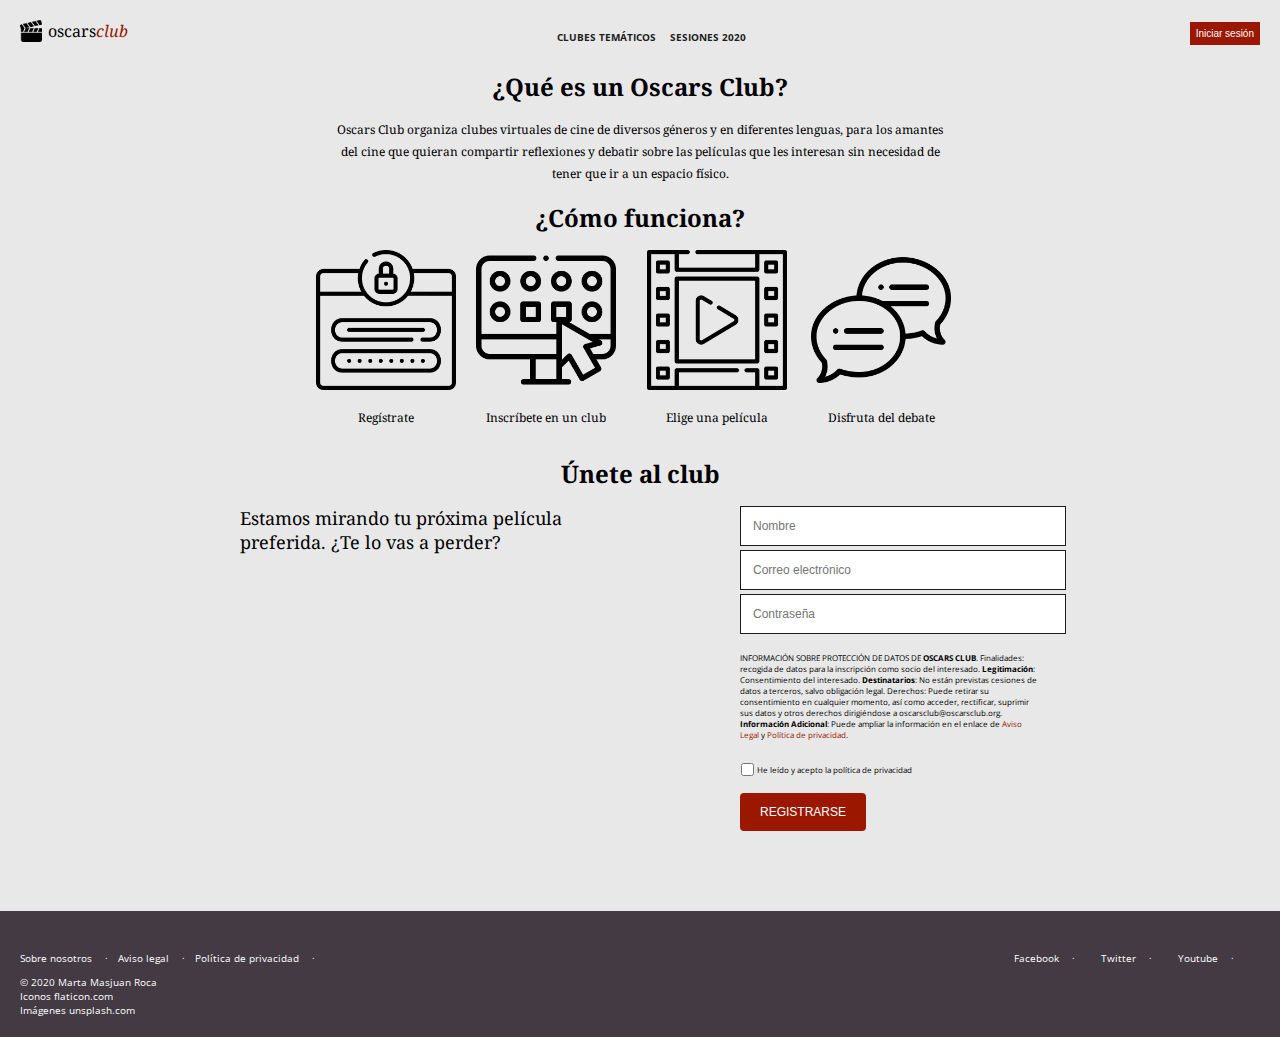
<file: index.html>
<!DOCTYPE html>
<html lang="es">
<html>
  <head>
    <meta charset="utf-8">
	<meta name="autor" content="Marta Masjuan Roca">
    <meta name="viewport" content="width=device-width,initial-scale=1">
    <link rel="stylesheet" href="styles.css" type="text/css">
    <link rel="preconnect" href="https://fonts.gstatic.com">
    <link href="https://fonts.googleapis.com/css2?family=Noto+Serif:ital,wght@0,400;0,700;1,400;1,700&family=Open+Sans:ital,wght@0,400;1,700&display=swap" rel="stylesheet">
      <title>Index</title>
  </head>

<body>

    <header>
    <div class="header-container">
        <div class="logo">
            <img src="img/oscarsclub-isologo.png" alt="Logo" title="Logo oscarsclub">
            <span>oscars<span style="color: #9b1700;"><i>club</i></span></span>
        </div>
        <nav class="navigation">
            <ul >
                <li><a href="#clubes-tematicos.html">clubes temáticos</a></li>
                <li><a href="sesiones-2020.html">sesiones 2020</a></li>
            </ul>
        </nav>
        <div class="button-header">
            <button class="button">Iniciar sesión</button>
        </div>

    </div>
    </header>



    <main class="content">

        <section class="parrafo1">
            <h1>¿Qué es un Oscars Club?</h1>
            <p>Oscars Club organiza clubes virtuales de cine de diversos géneros y en diferentes lenguas, para los amantes del cine que quieran compartir reflexiones y debatir sobre las películas que les interesan sin necesidad de tener que ir a un espacio físico.</p>
        </section>


        <section class="parrafo2">
            <h1>¿Cómo funciona?</h1>

            <article class="iconos-funcion">
                <div class="icon1">
                    <img src="img/howto-register.png" alt="Register" title="Regístrate">
                    <p>Regístrate</p>
                </div>
                <div class="icon2">
                    <img src="img/howto-club.png" alt="Club" title="Inscríbete en un club">
                    <p>Inscríbete en un club</p>
                </div>
                <div class="icon3">
                    <img src="img/howto-film.png" alt="Pelicula" title="Elige una película">
                    <p>Elige una película</p>
                </div>
                <div class="icon4">
                    <img src="img/howto-speech.png" alt="Debate" title="Disfruta del debate">
                    <p>Disfruta del debate</p>
                </div>
            </article>
        </section>


        <section class="parrafo3">
            <h1>Únete al club</h1>


            <article class="formulario">

                <div class="preform">
                    <h2>Estamos mirando tu próxima película preferida. ¿Te lo vas a perder?</h2>
                </div>

                <div class="form-box">

                    <form>
                    <label for="nombre">
                    <span><abbr title="required"></abbr></span>
                    <input type="text" id="nombre" name="username" placeholder="Nombre" minlength="2" maxlength="64" pattern="[Aa-Zz]" required>
                    </label>
                    <label for="correo electronico">
                    <span><abbr title="required"></abbr></span>
                    <input type="text" id="mail" name="mail" placeholder="Correo electrónico" minlength="2" maxlength="64" pattern="[Aa-Zz]" required>
                    </label>
                    <label for="contraseña">
                    <span><abbr title="required"></abbr></span>
                    <input type="text" id="contra" name="contra" placeholder="Contraseña" minlength="2" maxlength="64" pattern="[Aa-Zz]" required>
                    </label>
                    </form>

                    <div class="texto-form">
                        <span>INFORMACIÓN SOBRE PROTECCIÓN DE DATOS DE <b>OSCARS CLUB</b>.
                    Finalidades: recogida de datos para la inscripción como socio del interesado. <b>Legitimación</b>: Consentimiento del interesado. <b>Destinatarios</b>: No están previstas cesiones de datos a terceros, salvo obligación legal. Derechos: Puede retirar su consentimiento en cualquier momento, así como acceder, rectificar, suprimir sus datos y otros derechos dirigiéndose a oscarsclub@oscarsclub.org. <b>Información Adicional</b>: Puede ampliar la información en el enlace de <a href="#">Aviso Legal</a> y <a href="#">Política de privacidad</a>.</span>


                        <div class="casilla-check">
                        <input type="checkbox" name="checkbox1" id="checkbox1" required />
                        <label class="checkbox-class" for="checkbox1">
                        He leído y acepto la política de privacidad</label>
                        </div>

                    <div class="button-form">
                        <button class="button">REGISTRARSE</button>
                    </div>

                    </div>
                </div>

            </article>

        </section>
        </main>



        <footer>
            <section class="footer-container">

                    <article class="footer-fila1">
                    <nav class="footer-navigation1">
                        <ul>
                        <li><a href="#">Sobre nosotros</a></li>
                        <li><a href="#">Aviso legal</a></li>
                        <li><a href="#">Política de privacidad</a></li>
                        </ul>
                    </nav>
                    <nav class="footer-navigation2">
                        <ul>
                        <li><a href="#">Facebook</a></li>
                        <li><a href="#">Twitter</a></li>
                        <li><a href="#">Youtube</a></li>
                        </ul>
                    </nav>
                    </article>


                    <article class="footer2">
                        <p>© 2020 Marta Masjuan Roca</p>
                        <p>Iconos flaticon.com</p>
                        <p>Imágenes unsplash.com</p>
                    </article>

            </section>



         </footer>








</body>
</html>
</file>
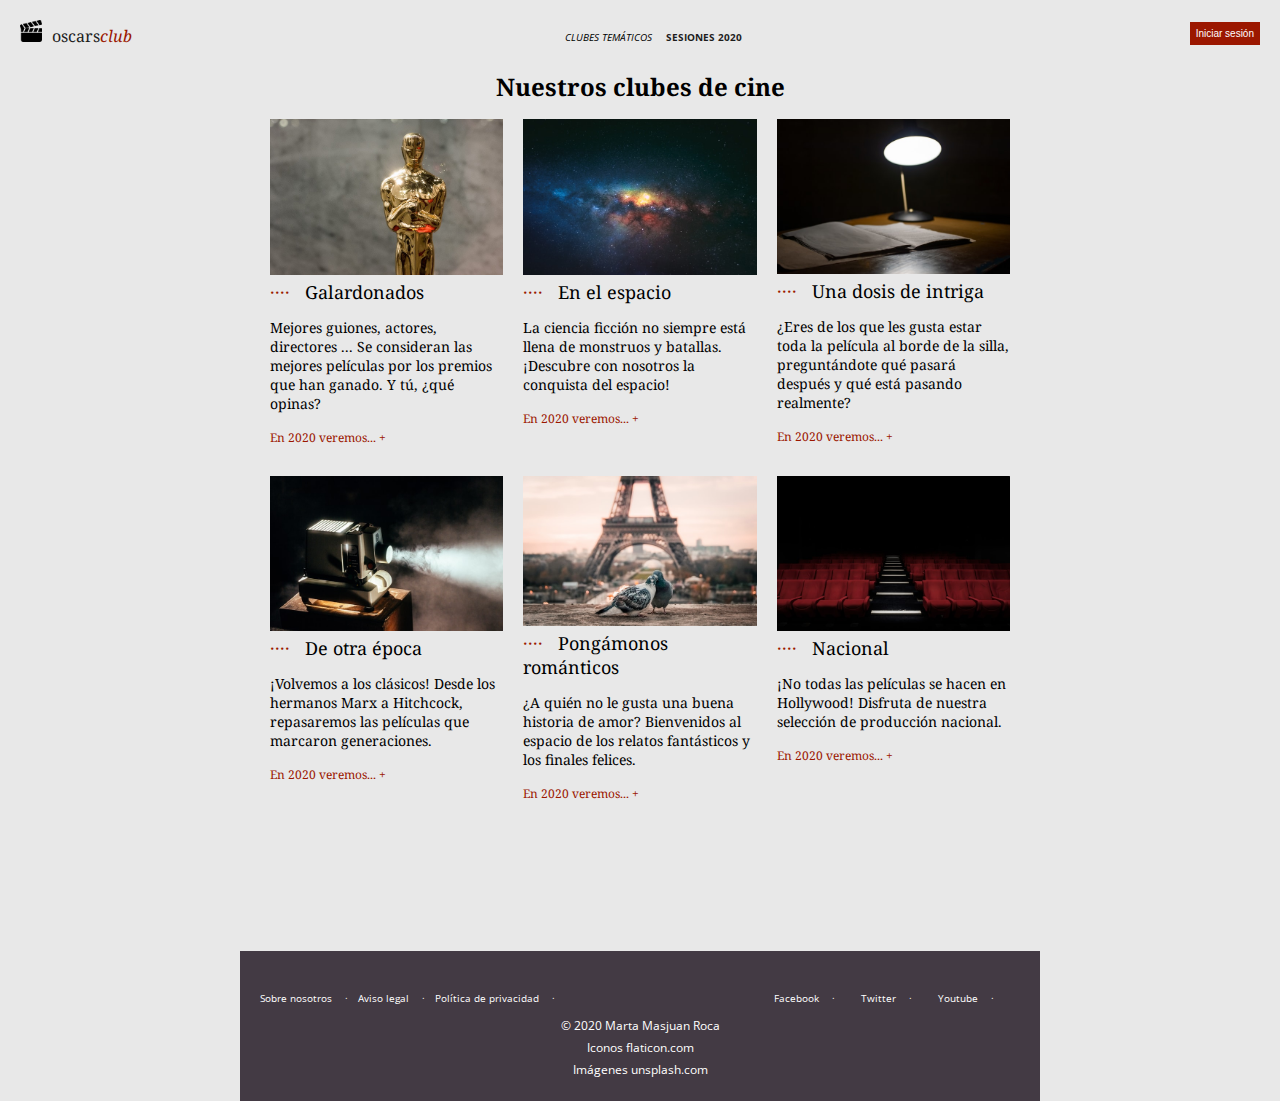
<file: clubes-tematicos.html>
<!DOCTYPE html>
<html lang="es">
<html>
  <head>
    <meta charset="utf-8">
	<meta name="autor" content="Marta Masjuan Roca">
    <meta name="viewport" content="width=device-width,initial-scale=1">
    <link rel="stylesheet" href="styles.css" type="text/css">
    <link rel="preconnect" href="https://fonts.gstatic.com">
    <link href="https://fonts.googleapis.com/css2?family=Noto+Serif:ital,wght@0,400;0,700;1,400;1,700&family=Open+Sans:ital,wght@0,400;1,700&display=swap" rel="stylesheet">
      <title>Clubes temáticos</title>
  </head>

<body>
<header>
    <div class="header-container">
        <div class="logo">
            <a href="index.html">
            <img src="img/oscarsclub-isologo.png" alt="Logo" title="Logo oscarsclub">
            <span>oscars<span style="color: #9b1700;"><i>club</i></span></span>
            </a>
        </div>
        <nav class="navigation">
            <ul>
                <li class="onpage">clubes temáticos</li>
                <li><a href="sesiones-2020.html">sesiones 2020</a></li>
            </ul>
        </nav>
        <div class="button-header">
            <button class="button">Iniciar sesión</button> 
        </div>
        
    </div>
    </header>
    
    
    <main class="content">
        
        <section class="parrafo1">
            <h1>Nuestros clubes de cine</h1>
        </section>
        
        <section class="club-container">
 
            <div class="club1">
                <img src="img/club1.jpg" alt="movie1" title="Club Galardonados">
                <h2><span style="color: #9b1700;">····</span>&nbsp;&nbsp;&nbsp;Galardonados</h2>
                <h3>Mejores guiones, actores, directores ... Se consideran las mejores películas por los premios que han ganado. Y tú, ¿qué opinas?</h3>
                <h4><a href="">En 2020 veremos... +</a></h4>
            </div>
            
            <div class="club2">
                <img src="img/club2.jpg" alt="movie2" title="Club En el espacio">
                <h2><span style="color: #9b1700;">····</span>&nbsp;&nbsp;&nbsp;En el espacio</h2>
                <h3>La ciencia ficción no siempre está llena de monstruos y batallas. ¡Descubre con nosotros la conquista del espacio!</h3>
                <h4><a href="">En 2020 veremos... +</a></h4>
            </div>
            
            <div class="club3">
                <img src="img/club3.jpg" alt="movie3" title="Una dosis de intriga">
                <h2><span style="color: #9b1700;">····</span>&nbsp;&nbsp;&nbsp;Una dosis de intriga</h2>
                <h3>¿Eres de los que les gusta estar toda la película al borde de la silla, preguntándote qué pasará después y qué está pasando realmente?</h3>
                <h4><a href="">En 2020 veremos... +</a></h4>
            </div>
            
            <div class="club4">
                <img src="img/club4.jpg" alt="movie4" title="De otra época">
                <h2><span style="color: #9b1700;">····</span>&nbsp;&nbsp;&nbsp;De otra época</h2>
                <h3>¡Volvemos a los clásicos! Desde los hermanos Marx a Hitchcock, repasaremos las películas que marcaron generaciones.</h3>
                <h4><a href="">En 2020 veremos... +</a></h4>
            </div>
            
            <div class="club5">
                <img src="img/club5.jpg" alt="movie5" title="Pongámonos románticos">
                <h2><span style="color: #9b1700;">····</span>&nbsp;&nbsp;&nbsp;Pongámonos románticos</h2>
                <h3>¿A quién no le gusta una buena historia de amor? Bienvenidos al espacio de los relatos fantásticos y los finales felices.</h3>
                <h4><a href="">En 2020 veremos... +</a></h4>
            </div>
            
            <div class="club6">
                <img src="img/club6.jpg" alt="movie6" title="Nacional ">
                <h2><span style="color: #9b1700;">····</span>&nbsp;&nbsp;&nbsp;Nacional </h2>
                <h3>¡No todas las películas se hacen en Hollywood! Disfruta de nuestra selección de producción nacional.</h3>
                <h4><a href="">En 2020 veremos... +</a></h4>
            </div>

        </section>
        

        <footer>
            <section class="footer-container">

                    <article class="footer-fila1">
                    <nav class="footer-navigation1">
                        <ul>
                        <li><a href="#">Sobre nosotros</a></li>
                        <li><a href="#">Aviso legal</a></li>
                        <li><a href="#">Política de privacidad</a></li>
                        </ul>
                    </nav>
                    <nav class="footer-navigation2">
                        <ul>
                        <li><a href="#">Facebook</a></li>
                        <li><a href="#">Twitter</a></li>
                        <li><a href="#">Youtube</a></li>
                        </ul>
                    </nav>
                    </article>


                    <article class="footer2">
                        <p>© 2020 Marta Masjuan Roca</p>
                        <p>Iconos flaticon.com</p>
                        <p>Imágenes unsplash.com</p>
                    </article>

            </section>



         </footer>


        
        
        
        
        
    </main>
    
    
    
    
</body>
    
    
</html>
    
</html>
</file>
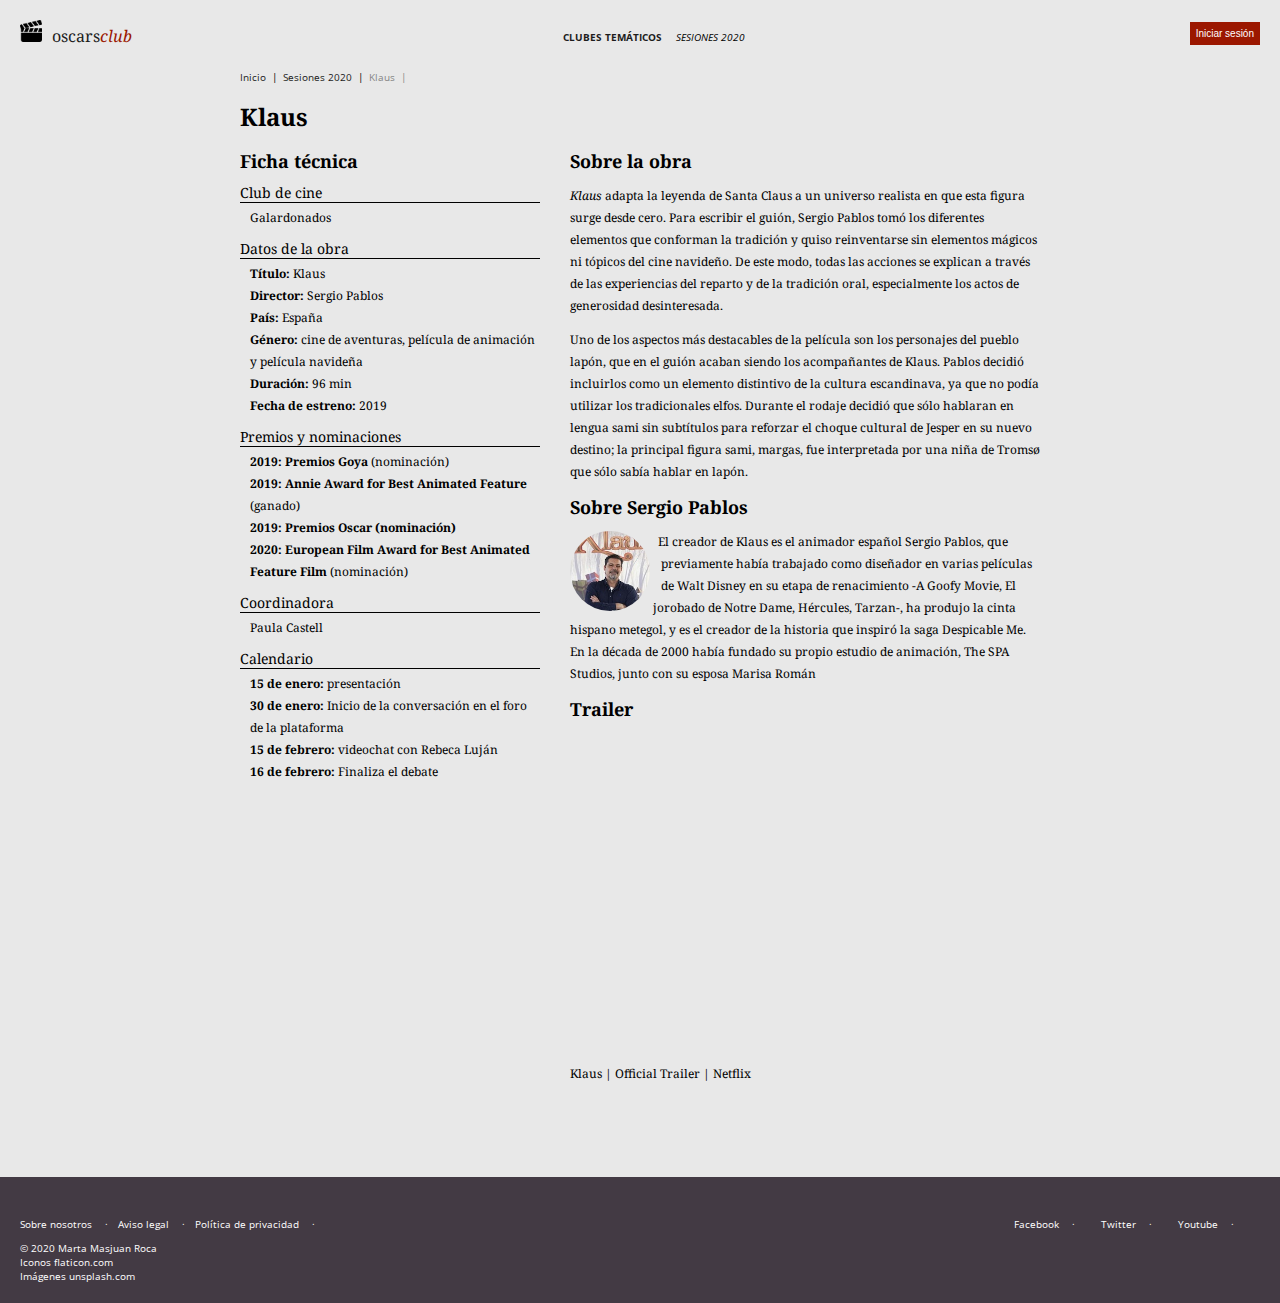
<file: detalle-sesion.html>
<!DOCTYPE html>
<html lang="es">
<html>
  <head>
    <meta charset="utf-8">
	<meta name="autor" content="Marta Masjuan Roca">
    <meta name="viewport" content="width=device-width,initial-scale=1">
    <link rel="stylesheet" href="styles.css" type="text/css">
    <link rel="preconnect" href="https://fonts.gstatic.com">
    <link href="https://fonts.googleapis.com/css2?family=Noto+Serif:ital,wght@0,400;0,700;1,400;1,700&family=Open+Sans:ital,wght@0,400;1,700&display=swap" rel="stylesheet">
      <title>Sesiones 2020</title>
  </head>

<body>

  <header>
    <div class="header-container">
        <div class="logo">
            <a href="index.html">
            <img src="img/oscarsclub-isologo.png" alt="Logo" title="Logo oscarsclub">
            <span>oscars<span style="color: #9b1700;"><i>club</i></span></span>
            </a>
        </div>
        <nav class="navigation">
            <ul>
                <li><a href="clubes-tematicos.html">clubes temáticos</a></li>
                <li class="onpage">sesiones 2020</li>
            </ul>
        </nav>
        <div class="button-header">
            <button class="button">Iniciar sesión</button> 
        </div>
        
    </div>
    </header>
    
    
    <main class="content">
        
        <section class="breadcrumbs">
            <ul>
                <li><a href="index.html">Inicio</a></li>
                <li><a href="sesiones-2020.html">Sesiones 2020</a></li>
                <li class="page">Klaus</li>
            </ul>
        </section>

        <section class="titulo1">
            <h1>Klaus</h1>
        </section>

        
        <section class="sesiones-container">
            
            <article class="ficha-tecnica">
                <h2><b>Ficha técnica</b></h2>
                <h3>Club de cine</h3>
                <p>Galardonados</p>
                
                <h3>Datos de la obra</h3>
                <p><b>Título:</b> Klaus</p>
                <p><b>Director:</b> Sergio Pablos</p>
                <p><b>País:</b> España</p>
                <p><b>Género:</b> cine de aventuras, película de animación y película navideña</p>
                <p><b>Duración:</b> 96 min</p>
                <p><b>Fecha de estreno:</b> 2019</p>
                
                <h3>Premios y nominaciones</h3>
                <p><b>2019: Premios Goya</b> (nominación)</p>
                <p><b>2019: Annie Award for Best Animated Feature</b> (ganado)</p>
                <p><b>2019: Premios Oscar (nominación)</b></p>
                <p><b>2020: European Film Award for Best Animated Feature Film</b> (nominación)</p>
                
                <h3>Coordinadora</h3>
                <p>Paula Castell</p>
                
                <h3>Calendario</h3>
                <p><b>15 de enero:</b> presentación</p>
                <p><b>30 de enero:</b> Inicio de la conversación en el foro de la plataforma</p>
                <p><b>15 de febrero:</b> videochat con Rebeca Luján</p>
                <p><b>16 de febrero:</b> Finaliza el debate</p>
                
            </article>
 
            
            
            <article class="sobre-klaus">
                
                <h2><b>Sobre la obra</b></h2>
                <p><i>Klaus</i> adapta la leyenda de Santa Claus a un universo realista en que esta figura surge desde cero. Para escribir el guión, Sergio Pablos tomó los diferentes elementos que conforman la tradición y quiso reinventarse sin elementos mágicos ni tópicos del cine navideño. De este modo, todas las acciones se explican a través de las experiencias del reparto y de la tradición oral, especialmente los actos de generosidad desinteresada.</p>
                <p>Uno de los aspectos más destacables de la película son los personajes del pueblo lapón, que en el guión acaban siendo los acompañantes de Klaus.
                Pablos decidió incluirlos como un elemento distintivo de la cultura escandinava, ya que no podía utilizar los tradicionales elfos. Durante el rodaje decidió que sólo hablaran en lengua sami sin subtítulos para reforzar el choque cultural de Jesper en su nuevo destino; la principal figura sami, margas, fue interpretada por una niña de Tromsø que sólo sabía hablar en lapón.</p>
                
                <h2><b>Sobre Sergio Pablos</b></h2>
                <p><img src="img/sergio-pablos.jpg"> El creador de Klaus es el animador español Sergio Pablos, que previamente había trabajado como diseñador en varias películas de Walt Disney en su etapa de renacimiento -A Goofy Movie, El jorobado de Notre Dame, Hércules, Tarzan-, ha produjo la cinta hispano metegol, y es el creador de la historia que inspiró la saga Despicable Me. En la década de 2000 había fundado su propio estudio de animación, The SPA Studios, junto con su esposa Marisa Román</p>
                
                <h2><b>Trailer</b></h2>
                
                
                <iframe class="video-trailer" width="560" height="315" src="https://www.youtube.com/embed/taE3PwurhYM" frameborder="0" allow="accelerometer; autoplay; clipboard-write; encrypted-media; gyroscope; picture-in-picture" allowfullscreen></iframe>
                
                <p>Klaus | Official Trailer | Netflix</p>

            </article>
        
        </section>
        
	            
        
    </main>

        <footer>
            <section class="footer-container">

                    <article class="footer-fila1">
                    <nav class="footer-navigation1">
                        <ul>
                        <li><a href="#">Sobre nosotros</a></li>
                        <li><a href="#">Aviso legal</a></li>
                        <li><a href="#">Política de privacidad</a></li>
                        </ul>
                    </nav>
                    <nav class="footer-navigation2">
                        <ul>
                        <li><a href="#">Facebook</a></li>
                        <li><a href="#">Twitter</a></li>
                        <li><a href="#">Youtube</a></li>
                        </ul>
                    </nav>
                    </article>


                    <article class="footer2">
                        <p>© 2020 Marta Masjuan Roca</p>
                        <p>Iconos flaticon.com</p>
                        <p>Imágenes unsplash.com</p>
                    </article>

            </section>



         </footer>
    
</body>
    
    
</html>
    
</html>
</file>
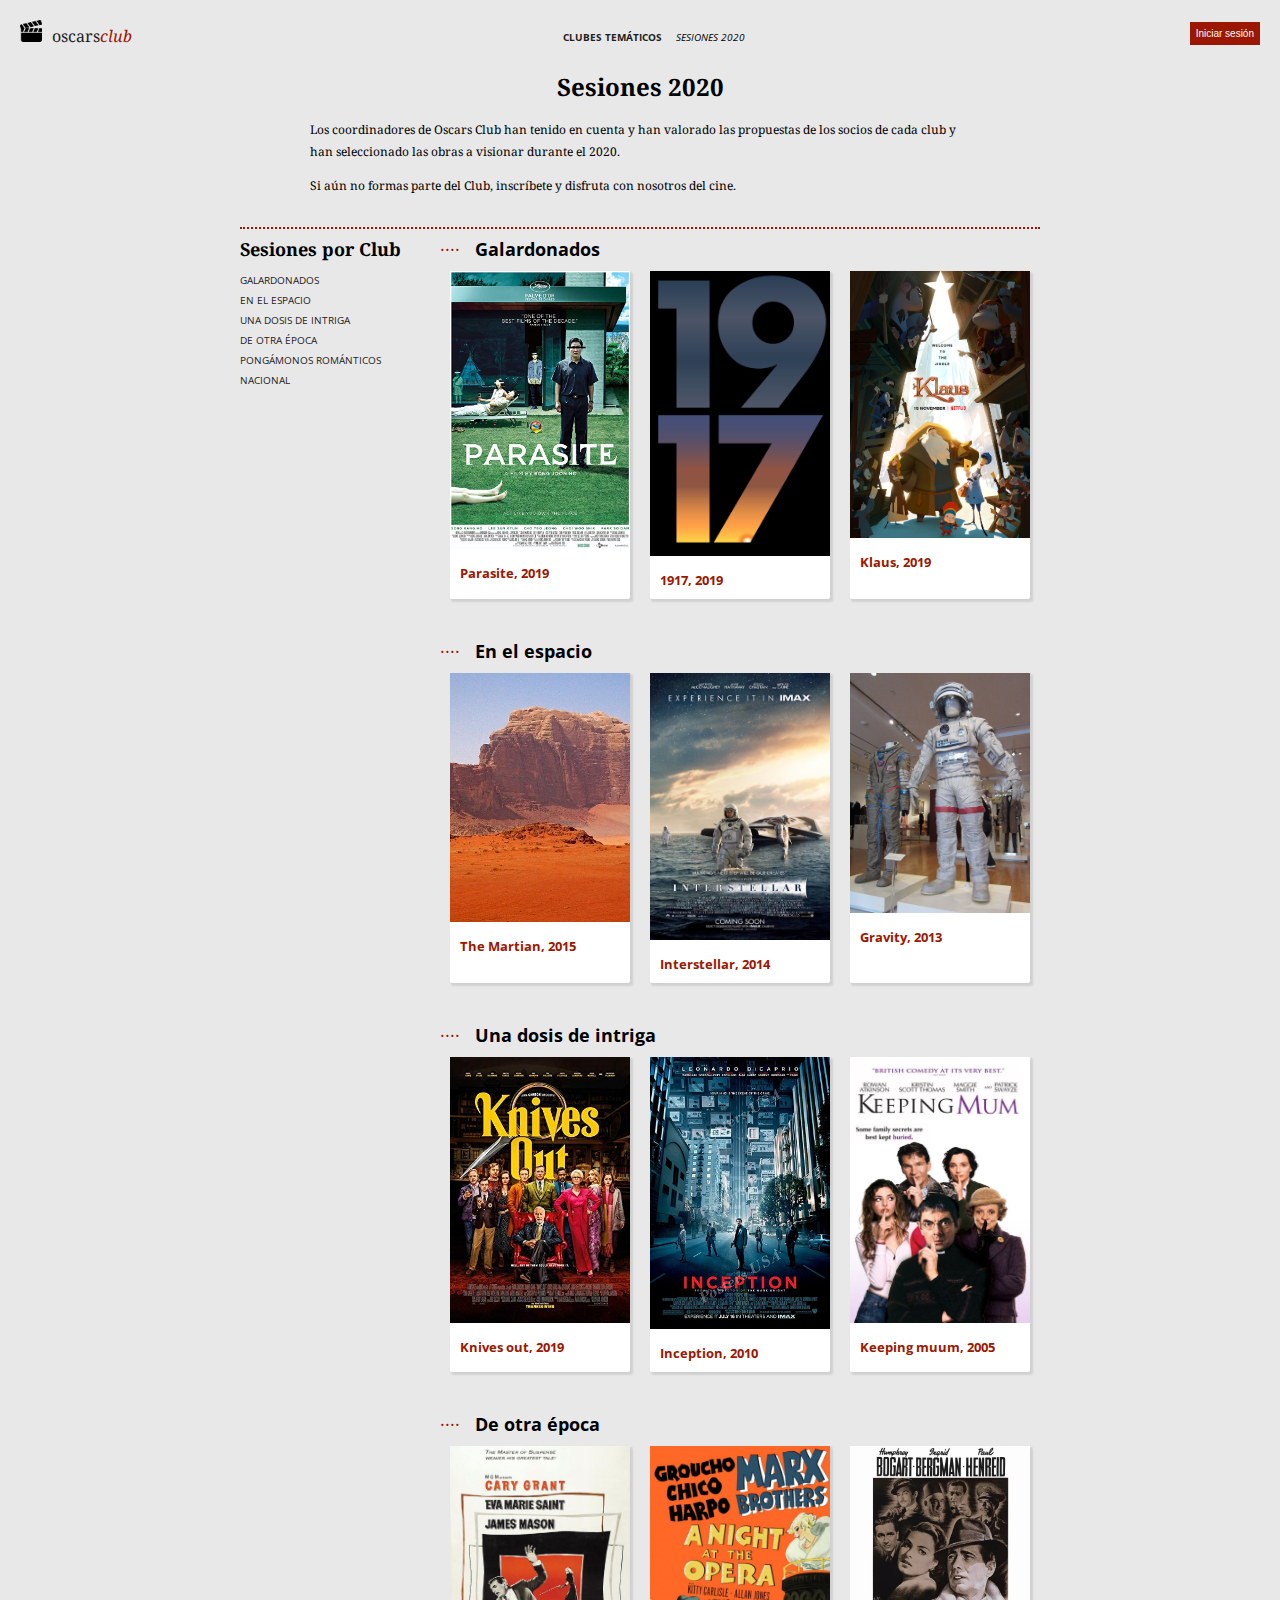
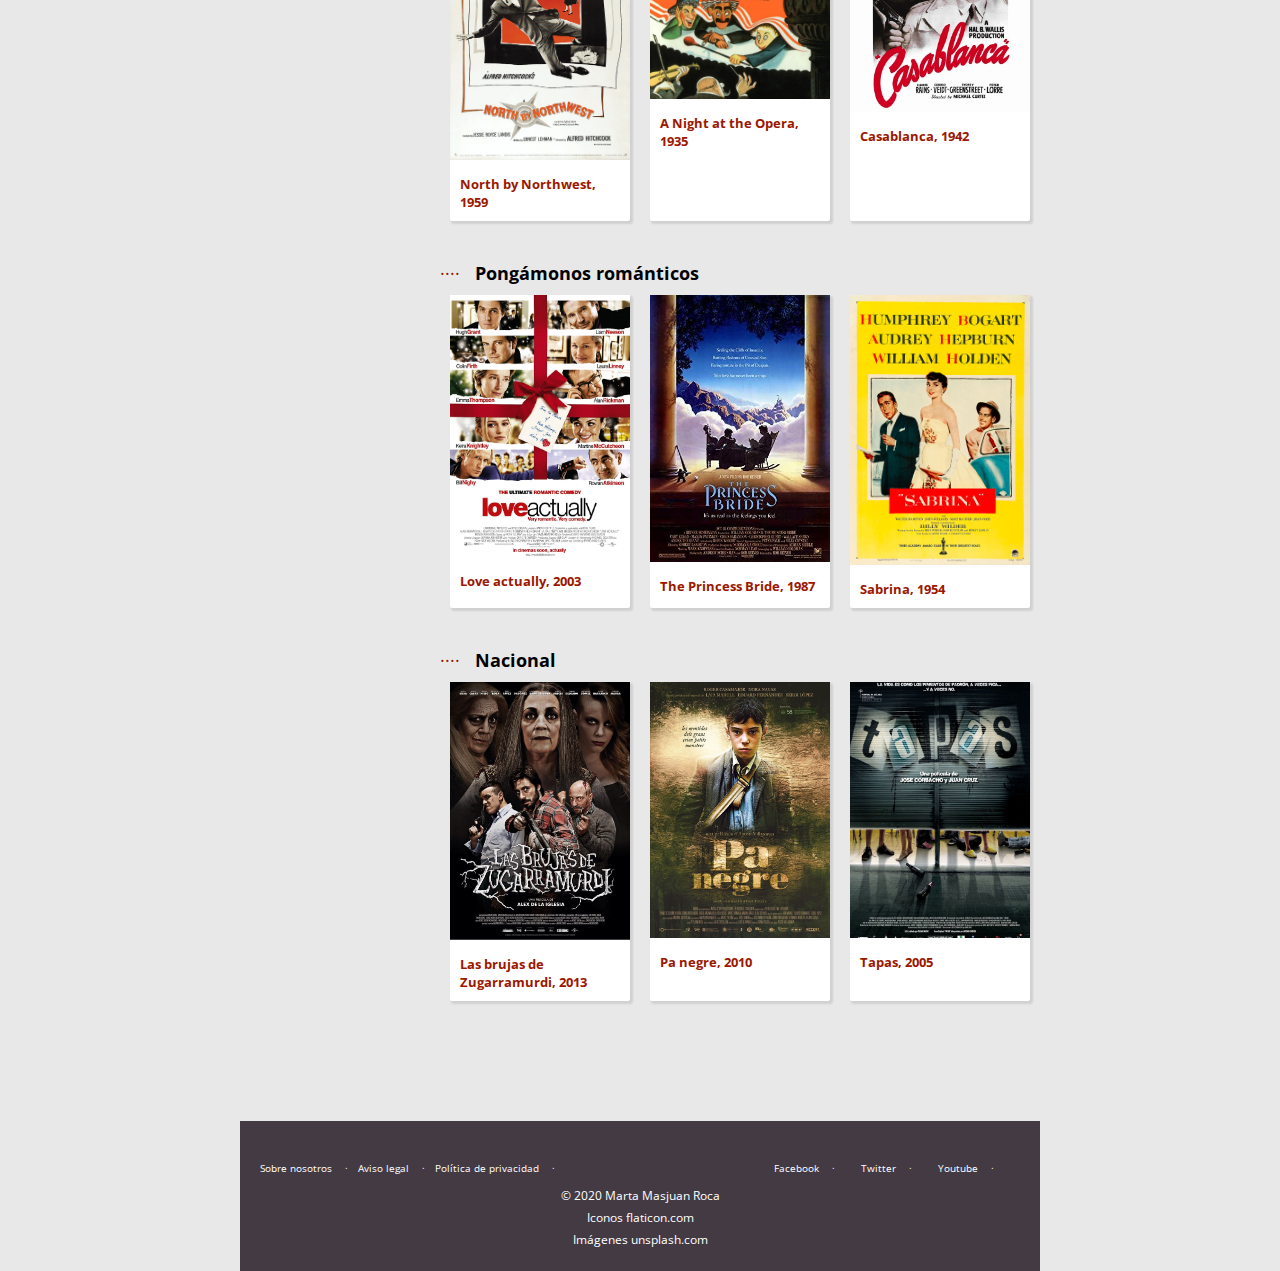
<file: sesiones-2020.html>
<!DOCTYPE html>
<html lang="es">
<html>
  <head>
    <meta charset="utf-8">
	<meta name="autor" content="Marta Masjuan Roca">
    <meta name="viewport" content="width=device-width,initial-scale=1">
    <link rel="stylesheet" href="styles.css" type="text/css">
    <link rel="preconnect" href="https://fonts.gstatic.com">
    <link href="https://fonts.googleapis.com/css2?family=Noto+Serif:ital,wght@0,400;0,700;1,400;1,700&family=Open+Sans:ital,wght@0,400;1,700&display=swap" rel="stylesheet">
      <title>Sesiones 2020</title>
  </head>

<body>


    <header>
    <div class="header-container">
        <div class="logo">
            <a href="index.html">
            <img src="img/oscarsclub-isologo.png" alt="Logo" title="Logo oscarsclub">
            <span>oscars<span style="color: #9b1700;"><i>club</i></span></span>
            </a>
        </div>
        <nav class="navigation">
            <ul>
                <li><a href="clubes-tematicos.html">clubes temáticos</a></li>
                <li class="onpage">sesiones 2020</li>
            </ul>
        </nav>
        <div class="button-header">
            <button class="button">Iniciar sesión</button> 
        </div>
        
    </div>
    </header>
    
    
    <main class="content">
        
        <section class="parrafo1-sesiones">
            <h1>Sesiones 2020</h1>
            <p>Los coordinadores de Oscars Club han tenido en cuenta y han valorado las propuestas de los socios de cada club y han seleccionado las obras a visionar durante el 2020.</p>
            <p>Si aún no formas parte del Club, inscríbete y disfruta con nosotros del cine.</p>
        </section>
        
        
        <hr>
        
        
        <section class="sesiones-container">
            
            <article class="sesiones-left">
                <h2><b>Sesiones por Club</b></h2>
                    <nav class="navigation-sesiones">
                    <ul> 
                        <li><a href="#galardonados">Galardonados</a></li>
                        <li><a href="#espacio">En el espacio</a></li>
                        <li><a href="#intriga">Una dosis de intriga</a></li>
                        <li><a href="#epoca">De otra época</a></li>
                        <li><a href="#romanticos">Pongámonos románticos</a></li>
                        <li><a href="#nacional">Nacional</a></li>
                    </ul>
                    </nav>
            </article>
 
            
            
            <article class="sesiones-right">
                

                <div class="sesiones-fila">
                    <a name="galardonados" id="galardonados"></a>
                    <h2><span style="color: #9b1700;">····</span>&nbsp;&nbsp;&nbsp;<b>Galardonados</b></h2>
                    <div class="peliculas"> 
                        <div class="pelicula1">
                            <img src="img/club1-movie1.jpg" alt="club1-movie1" title="Parasite, 2019">
                            <h5>Parasite, 2019</h5>
                        </div>
                        <div class="pelicula2">
                            <img src="img/club1-movie2.png" alt="club1-movie2" title="1917, 2019">
                            <h5>1917, 2019</h5>
                        </div>
                        <div class="pelicula3">
                            <a href="detalle-sesion.html">
                            <img src="img/club1-movie3.jpg" alt="club1-movie3" title="Klaus, 2019">
                            <h5>Klaus, 2019</h5>
                            </a>
                        </div>
                    </div>
                </div>
                    
                <div class="sesiones-fila">
                    <a name="espacio" id="espacio"></a>
                    <h2><span style="color: #9b1700;">····</span>&nbsp;&nbsp;&nbsp;<b>En el espacio</b></h2>
                    <div class="peliculas"> 
                        <div class="pelicula1">
                            <img src="img/club2-movie1.jpg" alt="club2-movie1" title="The Martian, 2015">
                            <h5>The Martian, 2015</h5>
                        </div>
                        <div class="pelicula2">
                            <img src="img/club2-movie2.jpg" alt="club2-movie2" title="Interstellar, 2014">
                            <h5>Interstellar, 2014</h5>
                        </div>
                        <div class="pelicula3">
                            <img src="img/club2-movie3.jpg" alt="club2-movie3" title="Gravity, 2013">
                            <h5>Gravity, 2013</h5>
                        </div>
                    </div>
                </div>
                    
                <div class="sesiones-fila">
                    <a name="intriga" id="intriga"></a>
                    <h2><span style="color: #9b1700;">····</span>&nbsp;&nbsp;&nbsp;<b>Una dosis de intriga</b></h2>
                    <div class="peliculas"> 
                        <div class="pelicula1">
                            <img src="img/club3-movie1.jpg" alt="club3-movie1" title="Knives out, 2019">
                            <h5>Knives out, 2019</h5>
                        </div>
                        <div class="pelicula2">
                            <img src="img/club3-movie2.jpg" alt="club3-movie2" title="Inception, 2010">
                            <h5>Inception, 2010</h5>
                        </div>
                        <div class="pelicula3">
                            <img src="img/club3-movie3.jpg" alt="club3-movie3" title="Keeping muum, 2005">
                            <h5>Keeping muum, 2005</h5>
                        </div>
                    </div>
                </div>
                    
                <div class="sesiones-fila">
                    <a name="epoca" id="epoca"></a>
                    <h2><span style="color: #9b1700;">····</span>&nbsp;&nbsp;&nbsp;<b>De otra época</b></h2>
                    <div class="peliculas"> 
                        <div class="pelicula1">
                            <img src="img/club4-movie1.jpg" alt="club4-movie1" title="North by Northwest, 1959">
                            <h5>North by Northwest, 1959</h5>
                        </div>
                        <div class="pelicula2">
                            <img src="img/club4-movie2.jpg" alt="club4-movie2" title="A Night at the Opera, 1935">
                            <h5>A Night at the Opera, 1935</h5>
                        </div>
                        <div class="pelicula3">
                            <img src="img/club4-movie3.jpg" alt="club4-movie3" title="Casablanca, 1942">
                            <h5>Casablanca, 1942</h5>
                        </div>
                    </div>
                </div>
                
                <div class="sesiones-fila">
                    <a name="romanticos" id="romanticos"></a>
                    <h2><span style="color: #9b1700;">····</span>&nbsp;&nbsp;&nbsp;<b>Pongámonos románticos</b></h2>
                    <div class="peliculas"> 
                        <div class="pelicula1">
                            <img src="img/club5-movie1.jpg" alt="club5-movie1" title="Love actually, 2003">
                            <h5>Love actually, 2003</h5>
                        </div>
                        <div class="pelicula2">
                            <img src="img/club5-movie2.jpg" alt="club5-movie2" title="The Princess Bride, 1987">
                            <h5>The Princess Bride, 1987</h5>
                        </div>
                        <div class="pelicula3">
                            <img src="img/club5-movie3.jpg" alt="club5-movie3" title="Sabrina, 1954">
                            <h5>Sabrina, 1954</h5>
                        </div>
                    </div>
                </div>
                
                <div class="sesiones-fila">
                    <a name="nacional" id="nacional"></a>
                    <h2><span style="color: #9b1700;">····</span>&nbsp;&nbsp;&nbsp;<b>Nacional</b></h2>
                    <div class="peliculas"> 
                        <div class="pelicula1">
                            <img src="img/club6-movie1.jpg" alt="club6-movie1" title="Las brujas de Zugarramurdi, 2013">
                            <h5>Las brujas de Zugarramurdi, 2013</h5>
                        </div>
                        <div class="pelicula2">
                            <img src="img/club6-movie2.jpg" alt="club6-movie2" title="Pa negre, 2010">
                            <h5>Pa negre, 2010</h5>
                        </div>
                        <div class="pelicula3">
                            <img src="img/club6-movie3.jpg" alt="club6-movie3" title="Tapas, 2005">
                            <h5>Tapas, 2005</h5>
                        </div>
                    </div>
                </div>
  
            </article>
            
            
            
            
        </section>
        

        <footer>
            <section class="footer-container">

                    <article class="footer-fila1">
                    <nav class="footer-navigation1">
                        <ul>
                        <li><a href="#">Sobre nosotros</a></li>
                        <li><a href="#">Aviso legal</a></li>
                        <li><a href="#">Política de privacidad</a></li>
                        </ul>
                    </nav>
                    <nav class="footer-navigation2">
                        <ul>
                        <li><a href="#">Facebook</a></li>
                        <li><a href="#">Twitter</a></li>
                        <li><a href="#">Youtube</a></li>
                        </ul>
                    </nav>
                    </article>


                    <article class="footer2">
                        <p>© 2020 Marta Masjuan Roca</p>
                        <p>Iconos flaticon.com</p>
                        <p>Imágenes unsplash.com</p>
                    </article>

            </section>



         </footer>


        
        
    </main>
    
    
    
    
</body>
    
    
</html>
    
</html>
</file>
<file: styles.css>
body {
    background-color: #e8e8e8;
    margin:0
}


html {
  font-family: 'Noto Serif', serif;
}

.header-container {
    display: flex;
    flex-wrap: wrap;
    justify-content: space-between;
    padding: 20px 20px 0;
}

.logo {
    display: flex;
    justify-content: center;
}

.logo img {
    height: 22px;
    margin-right: 6px;
}


.logo a {
    text-decoration: none;
    color: #1c1c1c;
}

.navigation {
    font-family: 'Open Sans', sans-serif;
    font-size: 10px;
}

.navigation ul {
    list-style: none;
    display: flex;
    padding: 0px 100px 0px;
}

.preform h2 {
        padding-right: 30px;
    }

.onpage {
    font-style: italic;
}

.navigation ul li {
    margin-right: 14px;
    text-transform: uppercase;
}

.navigation ul li a{
    text-decoration: none;
    color: #1c1c1c;
    font-weight: bold;
}

.navigation ul li a:hover {
  opacity: 0.5;
}

.navigation ul li a:active {
  font-style: italic, bold;
}

.button-header button {
  border: none;
  background-color: #9b1700;
  color: #FFFFFF;
  padding: 6px;
  text-align: center;
  font-size: 10px;
  text-decoration: none;
}

.button-header button:hover {
    background-color: #1c1c1c;
}

.content {
    text-align: center;
    max-width: 800px;
    margin: 0 auto;
    padding: 0px 20px;
}

h1 {
    font-size: 24px;
}

h2 {
    font-size: 18px;
    font-weight: 400;
    margin: auto;
}

h3 {
    font-size: 14px;
    font-weight: 400;
}

h4 {
    font-size: 12px;
    font-weight: 400;
    color: #9b1700;
}

h4 a {
    text-decoration: none;
    color: #9b1700;
}

h5 {
    color: #9b1700;
    font-weight: 700;
}

.content p {
    font-size: 12px;
    line-height: 22px;
}

.parrafo1 {
    padding: 0px 90px 0px;
}

.parrafo1-sesiones p{
    text-align: left;
    margin-left: 70px;
    margin-right: 70px;
}


.iconos-funcion {
    display: flex;
    flex-wrap: wrap;
    justify-content: center;
}


.iconos-funcion img {
    height: 140px;
}

.iconos-funcion p {
    padding: 0px 30px 0px;
}


.formulario {
    display: flex;
    align-items: flex-start;
}

.preform {
    text-align: left;
    padding-right: 80px;
}


.form-box {
    max-width: 300px;
}

.formulario input[type="text"]{
    width: calc(100%);
    padding: 12px;
    margin-bottom: 4px;
    font-size: 12px;
    border-radius: 0;
    color: #1c1c1c;
    border: 1px solid;
    }

.texto-form {
    text-align: left;
    font-family: 'Open Sans', sans-serif;
    font-size: 8px;
    margin-top: 14px;
}

.texto-form a {
    color: #9b1700;
    text-decoration: none;
}

.casilla-check{
    display: flex;
    flex-wrap: wrap;
    align-items: center;
    margin: 20px -3px 14px;
}

.button-form button {
      border: none;
      border-radius: 4px;
      background-color: #9b1700;
      color: #FFFFFF;
      padding: 12px 20px;
      text-align: center;
      font-size: 12px;
      text-decoration: none;
}

.button-form button:hover {
    background-color: #1c1c1c;
}


.footer-container {
    background-color: #433A44;
    color: #ffffff;
    font-family: 'Open Sans', sans-serif;
    font-size: 10px;
    padding: 30px 20px 20px;
    margin-top: 80px;
}

.footer-container a {
    color: #ffffff;
    text-decoration: none;
}

.footer-container a:hover {
    color: #9b1700;
}

.footer-fila1 {
    display: flex;
    justify-content: space-between;
}

.footer-navigation1 ul li::after {
    content: ' · ';
    margin-left: 10px;
    margin-right: 10px;
}

.footer-navigation1 ul{
    display: flex;
    padding: 0px;
}

.footer-navigation1 ul li {
    list-style: none;
}


.footer-navigation2 ul{
    display: flex;
    padding: 0px;
}

.footer-navigation2 ul li {
    list-style: none;
    margin-right: 16px;
}

.footer-navigation2 ul li::after {
    content: ' · ';
    margin-left: 10px;
    margin-right: 10px;
}


.footer2 p {
    margin: auto;
}

.club-container {
    text-align: left;
    display: flex;
    flex-wrap: wrap;
    padding: 0px 20px 40px;
}

.club-container img {
    max-width: 100%;
    height: auto;
}

.club1, .club2, .club3, .club4, .club5, .club6 {
    padding: 0px 10px 14px;
    flex: 200px;
}


hr {
    border: 2.5px #9b1700;
    border-style: none none dotted;
    color: #9b1700;
    margin-top: 30px;
}


.sesiones-left {
    text-align: left;
}

.navigation-sesiones ul {
    padding: 0px;
    margin-top: 6px;
}

.navigation-sesiones ul li {
    font-family: 'Open Sans', sans-serif;
    font-size: 10px;
    text-transform: uppercase;
    list-style: none;
    padding: 6px 0px 0px
}

.navigation-sesiones ul li a {
    text-decoration: none;
    color: #1c1c1c;
}

.navigation-sesiones ul li a:hover{
    opacity: 0.5;
}


.sesiones-container {
    display: flex;
    align-items: flex-start;
}



.sesiones-left {
    min-width: 200px;
}


.sesiones-right {
    font-family: 'Open Sans', sans-serif;
    max-width: 700px;
}


.sesiones-fila {
    text-align: left;
}


.sesiones-fila img {
    max-width: 100%;
    height: auto;
}


.peliculas {
    text-align: left;
    display: flex;
    flex-wrap: wrap;
    padding: 0px 0px 40px;
}

.pelicula3 a {
    text-decoration: none;
}

.pelicula3 a:hover {
    opacity: 0.5;
}

.sesiones-right h2 {
    padding-bottom: 10px;
}

.peliculas h5 {
    margin: 10px;
}

.peliculas img {
    max-width: 100%;
    height: auto;
}

.pelicula1, .pelicula2, .pelicula3 {
    background-color: #FFFFFF;
    box-shadow: 2px 2px 2px 1px rgba(0, 0, 0, 0.1);
    border-radius: 2px;
    flex: 100px;
    margin: 0px 10px;
}


.breadcrumbs ul {
    display: flex;
    vertical-align: baseline;
    padding: 0px;
}

.breadcrumbs ul li {
    list-style: none;
    font-family: 'Open Sans', sans-serif;
    font-size: 10px;
}

.breadcrumbs ul li::after {
    content: ' | ';
    margin-left: 3px;
    margin-right: 5px;
}


.breadcrumbs ul li a {
    color: #1c1c1c;
    text-decoration: none;
}

.breadcrumbs ul li a:hover {
    opacity: 0.5;
}


.page {
    color: #1c1c1c;
    opacity: 0.5;
}

.titulo1 {
    text-align: left;
}


.ficha-tecnica {
    text-align: left;
    min-width: 300px;
}


.ficha-tecnica h3 {
    border: 1px;
    border-style: none none solid;
    margin-top: 10px;
    margin-bottom: 4px;
}

.ficha-tecnica p {
    margin: 0px;
    padding-left: 10px;
}


.sobre-klaus {
    max-width: 700px;
    padding-left: 30px;
    text-align: left;
}

.sobre-klaus img {
    border-radius: 100px;
    float: left;
    margin-right: 15px;
    width: 80px;
    shape-outside: circle(50%);

}

.video-trailer {
    padding-top: 10px;
    width: 100%;
}



@media only screen and (max-width: 768px) {
    .button-header{
        order: 1;
        margin-bottom: 14px;
    }
    .logo{
        margin-bottom: 14px;
        order: 2;
    }
    .header-container{
        flex-direction: column;
        justify-content: center;
        text-align: center;
    }
    .navigation{
        order: 3;
    }
    
    .navigation ul{
        justify-content: center;
        flex-direction: column;
    }
    .navigation ul li{
        margin-right: 0;
        margin-bottom: 14px;
    }
    .iconos-funcion{
        flex-direction: column;
    }
    
    .parrafo1 {
        padding: 0px;
    }
    
    .formulario{
        align-items: center;
        flex-direction: column;
    }
    
    .preform{
        margin-bottom: 14px;
        padding: 0px;
    }
    
    .footer-navigation1 ul li, .footer-navigation2 ul li {
        margin-right: 0
    }
    .footer-navigation1 ul{
        justify-content: center;
        flex-direction: column;
        text-align: center;
        padding-bottom: 20px;
    }
    .footer-navigation2 ul{
        justify-content: center;
        flex-direction: column;
        text-align: center;
    }
    .footer-navigation1 ul li::after, .footer-navigation2 ul li::after {
        content: '';
    }
    
    .footer-fila1{
        flex-direction:column;
    }

    .footer2{
        text-align:center;
    }
    
    .sesiones-container {
        display: flex;
        flex-direction: column;
    }
    
    .formulario input[type="text"]{
        width:100%;
        box-sizing: border-box;
        }
    
    .form-box { 
        max-width: 100%;
    }
    
    .sobre-klaus {
    padding-left: 0px;
    padding-top: 30px;
    }

    .peliculas {
    flex-direction:column;
    }
    
    .parrafo1-sesiones p{
        margin-left: 0px;
        margin-right: 0px;
    }

    
    }
</file>
